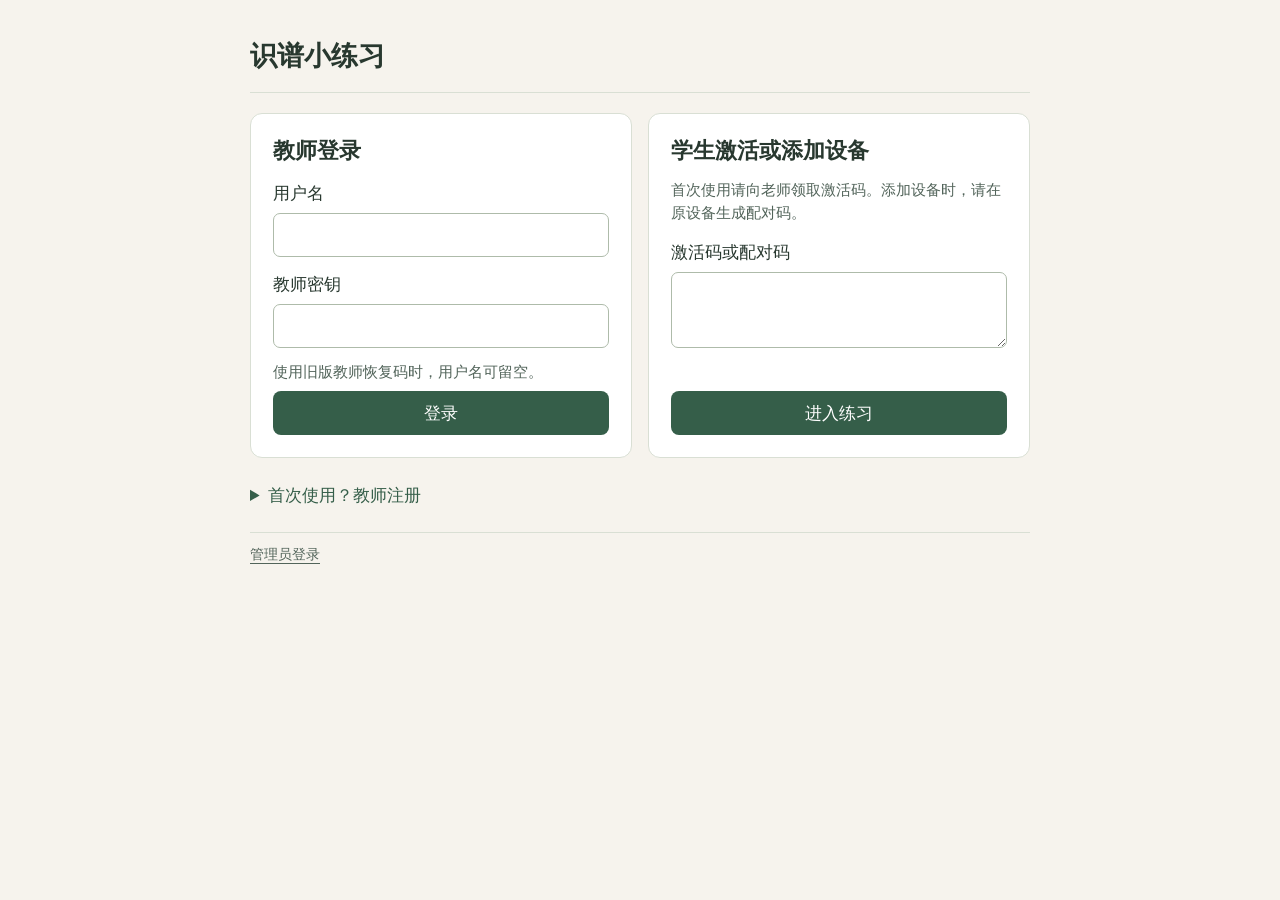
<file: index.html>
<!doctype html>
<html lang="zh-CN"><head><meta charset="utf-8"><meta name="viewport" content="width=device-width, initial-scale=1">
<meta name="robots" content="noindex,nofollow,noarchive"><meta name="referrer" content="no-referrer">
<meta name="theme-color" content="#f6f3ed">
<title>Note Trainer · 云端授权</title>
<meta name="apple-mobile-web-app-title" content="识谱">
<link rel="apple-touch-icon" sizes="180x180" href="./icon-180.png">
<link rel="manifest" href="./manifest.webmanifest">
<link rel="stylesheet" href="./portal_style.css?v=f605a20340">
<script type="module" src="./entry.mjs?build=fcc45ea7c3&amp;rev=7e9bcd50de"></script></head>
<body><main class="entry">
<header><h1>识谱小练习</h1></header>
<p id="status" role="status" aria-live="polite">正在加载登录…</p>
<div class="entry-grid">
<section class="card issued" id="issued" hidden><h2>保存教师密钥</h2><p>换设备时需要它。</p><textarea id="key" readonly aria-label="教师密钥"></textarea><button id="continue">已保存，进入练习</button></section>
<form id="login"><h2>教师登录</h2><div><label>用户名<input id="teacherUsername" autocomplete="username" autocapitalize="none" maxlength="32" aria-describedby="teacherLoginHint"></label><label>教师密钥<input id="teacherKeyInput" type="password" autocomplete="current-password" required></label><p class="entry-hint" id="teacherLoginHint">使用旧版教师恢复码时，用户名可留空。</p></div><button disabled>登录</button></form>
<form id="learner"><h2>学生激活或添加设备</h2><div><p class="entry-hint">首次使用请向老师领取激活码。添加设备时，请在原设备生成配对码。</p><label>激活码或配对码<textarea id="learnerCode" autocomplete="off" autocapitalize="none" spellcheck="false" required></textarea></label></div><button disabled>进入练习</button></form>
</div>
<details class="entry-registration">
<summary>首次使用？教师注册</summary>
<form id="register"><p class="entry-hint">请准备管理员发给您的邀请码。</p><label>邀请码<input id="invitationCode" type="password" autocomplete="off" required></label><label>用户名<input id="newTeacherUsername" autocomplete="username" autocapitalize="none" required></label><button disabled>注册</button></form>
</details>
<footer class="entry-footer"><a href="./manage.html">管理员登录</a></footer>
</main></body></html>
</file>
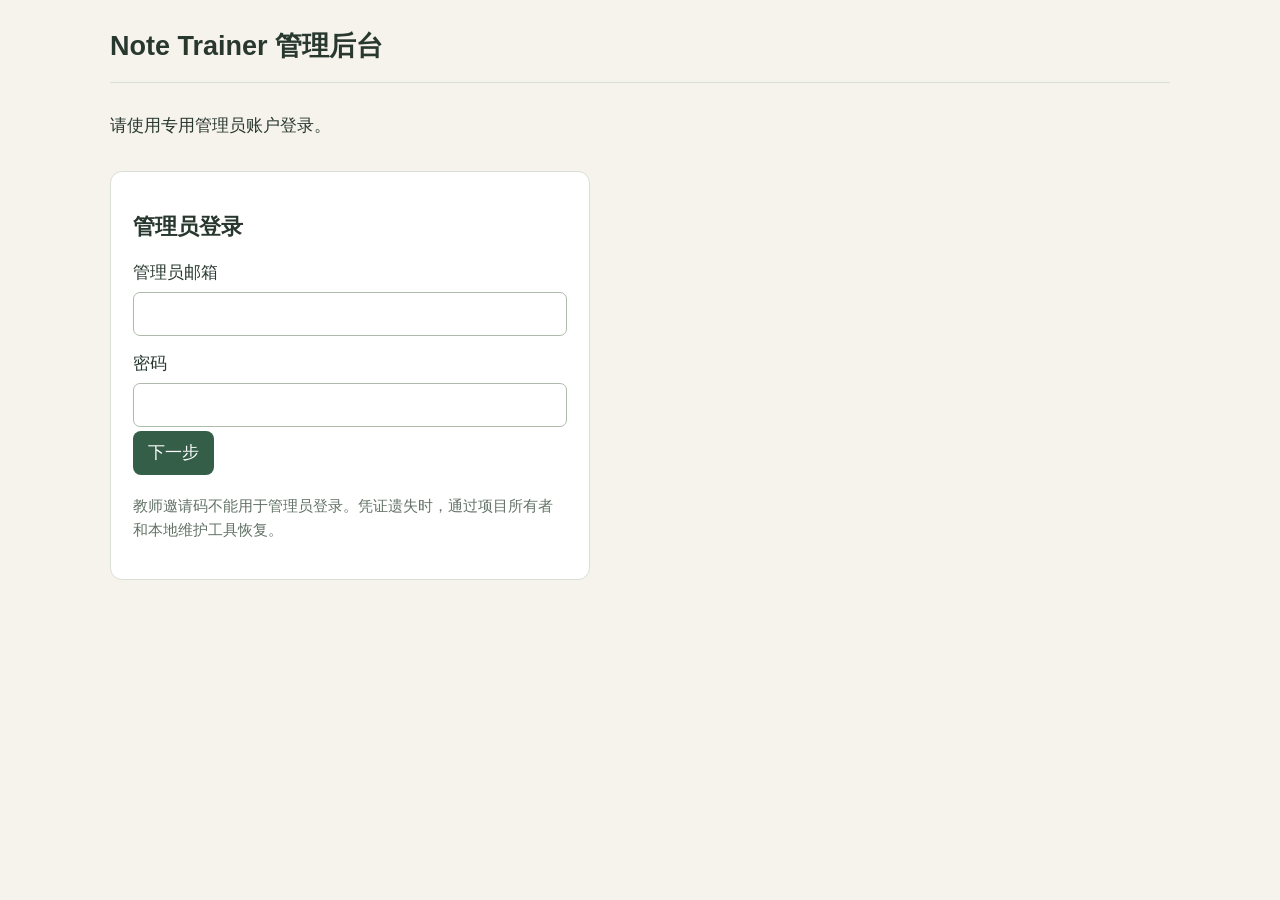
<file: manage.html>
<!doctype html>
<html lang="zh-CN"><head><meta name="nt-protected-entry" content="1"><meta charset="utf-8"><meta name="viewport" content="width=device-width,initial-scale=1"><meta name="robots" content="noindex,nofollow,noarchive"><meta name="referrer" content="no-referrer"><title>Note Trainer · 管理后台</title>
<style>
*{box-sizing:border-box}body{margin:0;background:#f6f3ed;color:#28382f;font-family:"Times New Roman","Songti SC",serif;font-size:17px}main{max-width:1100px;margin:auto;padding:28px 20px}header{display:flex;justify-content:space-between;align-items:center;gap:16px;border-bottom:1px solid #d4dbd1;padding-bottom:18px}h1{font-size:27px;margin:0}h2{font-size:22px}p{line-height:1.6}button,input,textarea,select{font:inherit}button{background:#355e49;color:white;border:0;border-radius:8px;padding:10px 15px;cursor:pointer;margin:4px 5px 4px 0}button.secondary{background:#e6ebe3;color:#28382f}button:disabled{opacity:.55;cursor:wait}button:focus-visible,input:focus-visible,textarea:focus-visible{outline:3px solid #b18435;outline-offset:2px}label{display:block;margin:16px 0 8px}input,textarea,select{padding:10px;border:1px solid #aebbaa;border-radius:7px;background:white;max-width:100%;width:100%}textarea{overflow-wrap:anywhere}form,.card{background:white;border:1px solid #d9dfd4;border-radius:12px;padding:22px;margin-top:20px}.login{max-width:480px}nav{margin-top:20px}.muted{color:#637267;font-size:15px}#status{min-height:28px;padding:12px 0;overflow-wrap:anywhere}.table-scroll{overflow-x:auto}table{width:100%;border-collapse:collapse;margin:16px 0;text-align:left}th,td{padding:12px 9px;border-bottom:1px solid #e1e5dc;vertical-align:top}th{white-space:nowrap}.row{display:flex;flex-wrap:wrap;gap:16px}.row>div{flex:1;min-width:170px}.actions{white-space:nowrap}.code{font-family:monospace;word-break:break-all}.factor{background:#fff8df;padding:14px;border-radius:8px}[hidden]{display:none!important}@media(max-width:600px){main{padding:18px 12px}h1{font-size:23px}form,.card{padding:16px}th,td{padding:9px 7px}}
</style><link rel="stylesheet" href="./portal_style.css?v=f605a20340"></head><body><main>
<header><h1>Note Trainer 管理后台</h1><button id="logout" class="secondary" hidden>退出登录</button></header>
<p id="status" role="status" aria-live="polite">请使用专用管理员账户登录。</p>
<section id="loginPanel" class="login">
<form id="loginForm"><h2>管理员登录</h2><label for="email">管理员邮箱</label><input id="email" type="email" autocomplete="username" required>
<label for="password">密码</label><input id="password" type="password" autocomplete="current-password" required><button>下一步</button><p class="muted">教师邀请码不能用于管理员登录。凭证遗失时，通过项目所有者和本地维护工具恢复。</p></form>
<form id="mfaForm" hidden><h2>验证管理员身份</h2><p id="mfaHint">输入验证器中的六位动态码。</p><select id="factorChoice" aria-label="选择验证器" hidden></select>
<div id="enrollment" class="factor" hidden><p>首次设置：将以下设置密钥手动添加到验证器，保存独立备份后再验证。</p><p id="totpSecret" class="code"></p></div>
<label for="otp">验证器动态码</label><input id="otp" inputmode="numeric" autocomplete="one-time-code" pattern="[0-9]{6}" maxlength="6" required><button>验证并进入</button></form></section>
<section id="dashboard" hidden><nav><button id="invitesTab" aria-pressed="true">邀请码</button><button id="teachersTab" class="secondary" aria-pressed="false">教师账户</button><button id="refresh" class="secondary">刷新</button><button id="openTestClass" class="secondary" hidden>进入测试班级</button></nav>
<section id="invitesPanel"><div class="card"><h2>邀请码</h2><p class="muted">邀请码只允许注册新教师。暂停或到期不影响已经注册的账户。原文仅在创建时显示，请自行保存。</p><button id="newInvite">＋ 创建邀请码</button><div id="inviteTable" class="table-scroll"></div></div>
<form id="inviteForm" hidden><h2>创建邀请码</h2><label for="inviteNote">备注</label><input id="inviteNote" maxlength="120" placeholder="例如 第一批老师"><div class="row"><div><label for="inviteDays">有效天数</label><input id="inviteDays" type="number" min="1" max="3650" value="30" required></div><div><label id="inviteLimitLabel" for="inviteLimit">最多注册人数</label><input id="inviteLimit" type="number" min="1" max="10000" value="10" required></div></div><button>生成邀请码</button><button id="cancelInvite" type="button" class="secondary">取消</button></form>
<section id="issuedPanel" class="card" hidden><h2>保存邀请码</h2><p class="muted">后台不保存原文，请复制并私下保管。不要把邀请码放进公开链接。</p><textarea id="issuedInvite" rows="3" readonly aria-label="新邀请码"></textarea><button id="copyInvite">复制邀请码</button><button id="savedInvite" class="secondary">我已保存，关闭</button></section>
<form id="editInviteForm" hidden><h2>管理邀请码</h2><label for="editExpiry">有效至（本机时间）</label><input id="editExpiry" type="datetime-local" required><label id="editLimitLabel" for="editLimit">最多注册人数</label><input id="editLimit" type="number" min="1" max="10000" required><label id="editEnabledLabel" for="editEnabled">状态</label><select id="editEnabled"><option value="true">启用</option><option value="false">暂停 / 作废</option></select><button>保存</button><button id="cancelEdit" type="button" class="secondary">取消</button></form></section>
<section id="teachersPanel" class="card" hidden><h2>教师账户</h2><label for="search">搜索用户名或备注</label><input id="search" type="search" placeholder="输入用户名或备注"><p id="teacherFilter" class="muted"></p><button id="clearFilter" class="secondary" hidden>查看全部教师</button><div id="teacherTable" class="table-scroll"></div>
<section id="teacherDetail" hidden><h3 id="teacherTitle"></h3><p id="teacherInfo" class="muted"></p><label for="teacherNote">管理员备注</label><input id="teacherNote" maxlength="120"><button id="saveTeacherNote">保存备注</button><button id="toggleTeacher" class="secondary"></button><p class="muted">密钥原文不可查看。密钥重置和管理员恢复通过本地维护工具处理。撤销云端权限不会抹除设备上已有的离线数据。</p><section id="classRosterPanel" hidden><h4>班级学生</h4><div id="classRoster" class="table-scroll"></div></section><div id="devices"></div></section></section></section>
</main><script type="module" src="./manage.mjs?build=fcc45ea7c3"></script></body></html>
</file>
<file: portal_style.css>
:root {
  color-scheme: light;
  --canvas: #f6f3ed;
  --ink: #28382f;
  --accent: #355e49;
  --surface: #fff;
  --line: #d9dfd4;
  --focus: #b18435;
  --muted: #52645a;
  font: 17px -apple-system, BlinkMacSystemFont, "PingFang SC", "Hiragino Sans GB", "Microsoft YaHei", sans-serif;
}
* { box-sizing: border-box; }
body { margin: 0; background: var(--canvas); color: var(--ink); font: inherit; }
header { display: flex; align-items: center; justify-content: space-between; gap: 16px; border-bottom: 1px solid var(--line); padding-bottom: 18px; }
h1 { margin: 0; font-size: 27px; }
h2 { font-size: 22px; }
form, .card { background: var(--surface); border: 1px solid var(--line); border-radius: 12px; padding: 22px; }
button, input, textarea, select { font: inherit; }
button { background: var(--accent); color: white; border: 0; border-radius: 8px; min-height: 44px; padding: 10px 15px; cursor: pointer; }
button:disabled { opacity: .55; cursor: wait; }
:where(button, a, input, textarea, select, summary):focus-visible { outline: 3px solid var(--focus); outline-offset: 2px; }
label { display: block; margin: 16px 0 8px; }
input, textarea, select { display: block; width: 100%; min-height: 44px; margin-top: 8px; padding: 10px; border: 1px solid #aebbaa; border-radius: 7px; background: white; }
textarea { min-height: 76px; }
[hidden] { display: none !important; }
.entry { max-width: 820px; margin: 38px auto; padding: 0 20px; }
.entry header { margin-bottom: 20px; }
.entry-grid { display: grid; grid-template-columns: repeat(2,minmax(0,1fr)); gap: 16px; }
.entry-grid form { display: grid; grid-template-rows: auto 1fr auto; }
.entry-grid h2 { margin: 0; }
.entry form button, .entry .issued button { margin-top: 8px; }
.entry form button { width: 100%; }
.entry-grid .issued { grid-column: 1 / -1; }
.entry-hint { color: var(--muted); font-size: 15px; line-height: 1.55; margin: 12px 0 0; }
.entry-registration { margin-top: 16px; }
.entry-registration summary { min-height: 44px; width: fit-content; padding: 10px 0; color: var(--accent); cursor: pointer; }
.entry-registration form { max-width: 420px; margin-top: 8px; }
.entry-registration .entry-hint { margin-top: 0; }
.entry-footer { border-top: 1px solid var(--line); margin: 14px 0 0; }
.entry-footer a { display: inline-flex; align-items: center; min-height: 44px; color: var(--muted); font-size: 14px; text-underline-offset: 4px; }
.entry #status { margin: 0 0 16px; color: var(--muted); overflow-wrap: anywhere; }
.entry form #status, .entry .issued #status { margin: 12px 0 0; align-self: start; }
.entry #status:empty { display: none; }
@media (max-width: 600px) {
  .entry { margin-top: 20px; padding: 0 12px; }
  .entry-grid { grid-template-columns: minmax(0,1fr); gap: 12px; }
  h1 { font-size: 23px; }
  form, .card { padding: 16px; }
}
</file>
